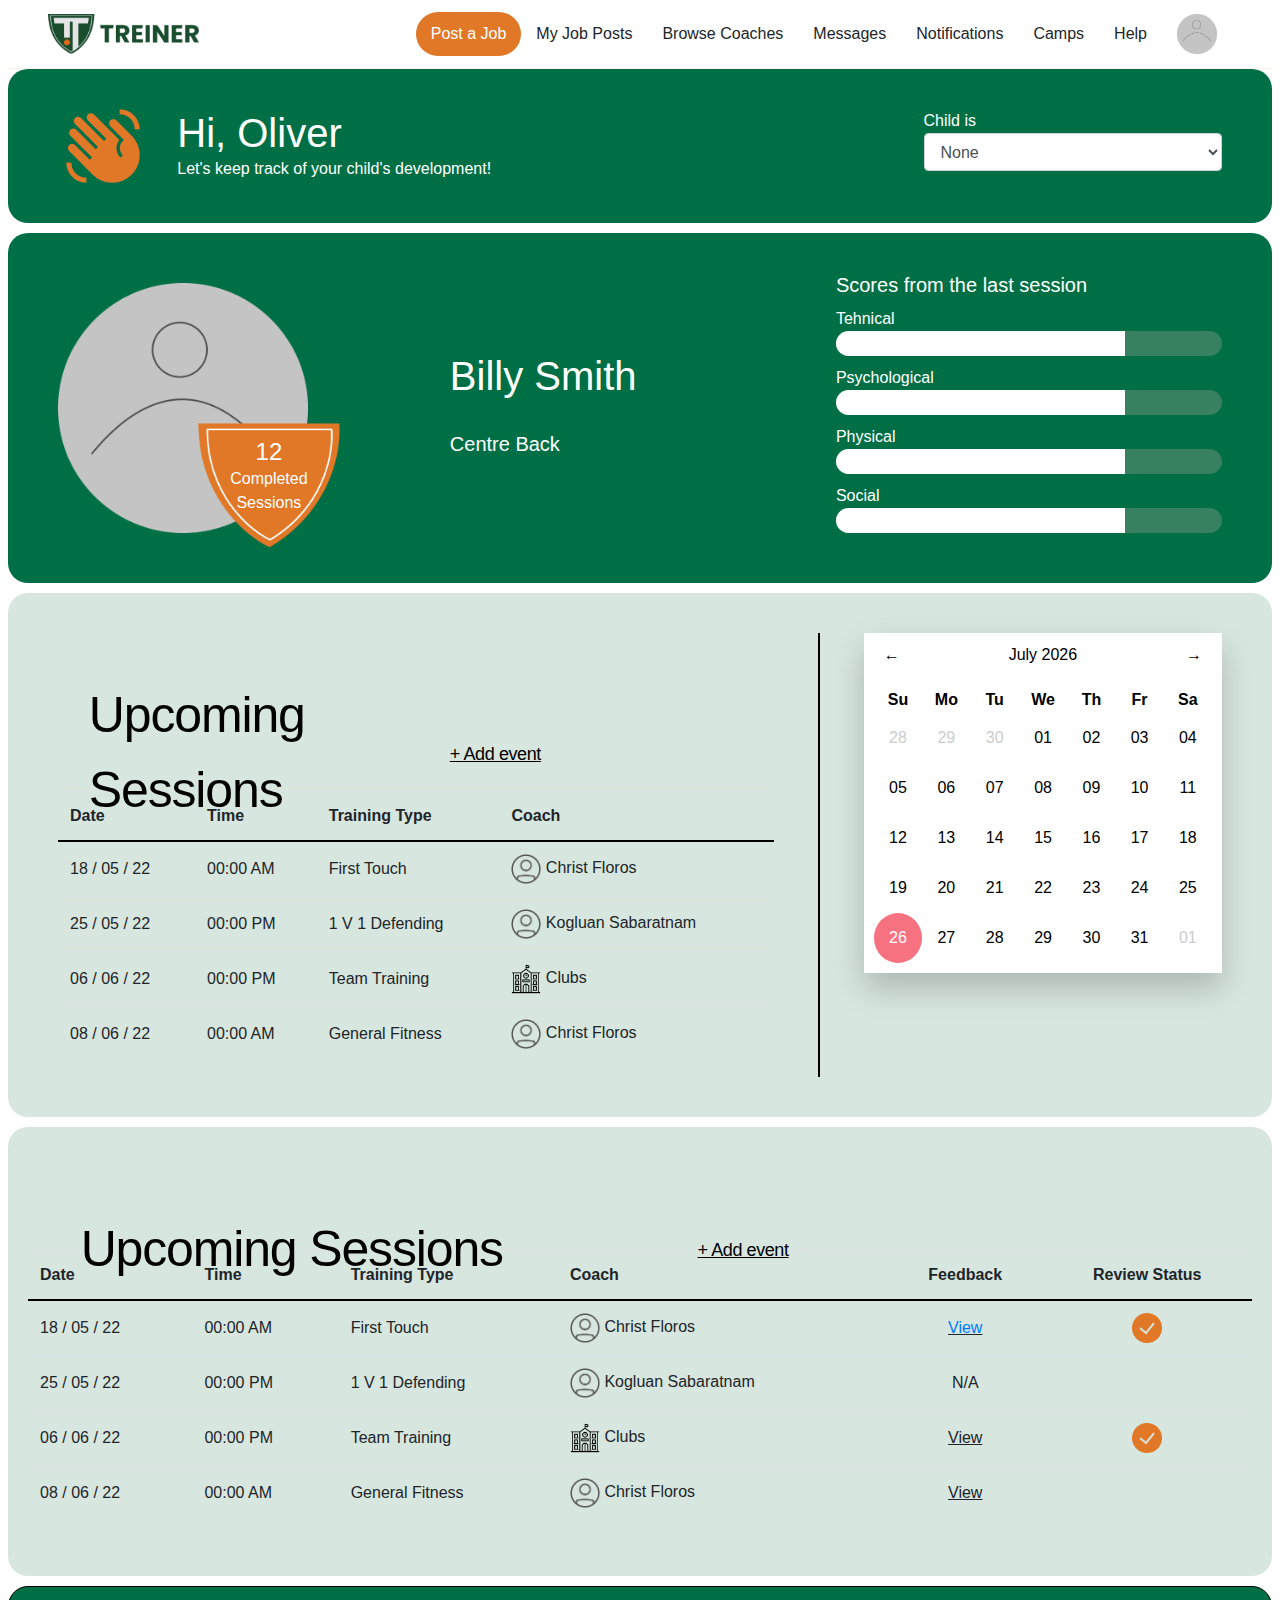
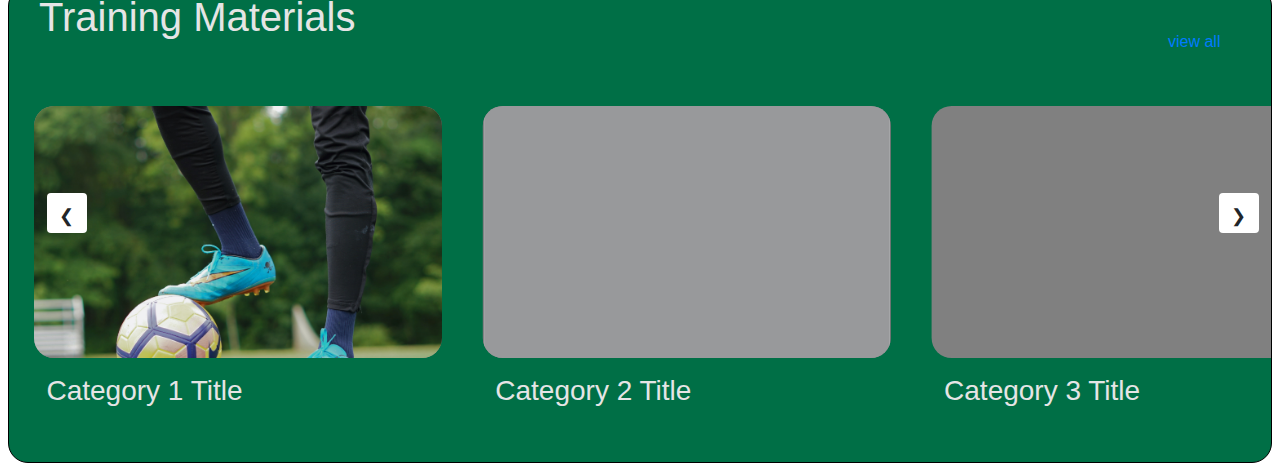
<file: index.html>
<!DOCTYPE html>
<html lang="en">
  <head>
    <meta charset="UTF-8" />
    <meta http-equiv="X-UA-Compatible" content="IE=edge" />
    <meta name="viewport" content="width=device-width, initial-scale=1.0" />
    <title>Treiner Dashboard</title>

      <!-- player materials-->
      
      <link rel="stylesheet" href="https://cdnjs.cloudflare.com/ajax/libs/OwlCarousel2/2.3.4/assets/owl.carousel.css" integrity="sha512-UTNP5BXLIptsaj5WdKFrkFov94lDx+eBvbKyoe1YAfjeRPC+gT5kyZ10kOHCfNZqEui1sxmqvodNUx3KbuYI/A==" crossorigin="anonymous" referrerpolicy="no-referrer" />
      <link rel="stylesheet" href="https://cdnjs.cloudflare.com/ajax/libs/OwlCarousel2/2.3.4/assets/owl.theme.default.min.css" integrity="sha512-sMXtMNL1zRzolHYKEujM2AqCLUR9F2C4/05cdbxjjLSRvMQIciEPCQZo++nk7go3BtSuK9kfa/s+a4f4i5pLkw==" crossorigin="anonymous" referrerpolicy="no-referrer" />
    <!-- Poppins Font -->
    <!-- Bootstrap -->
    <link
      rel="stylesheet"
      href="https://cdn.jsdelivr.net/npm/bootstrap@4.0.0/dist/css/bootstrap.min.css"
      integrity="sha384-Gn5384xqQ1aoWXA+058RXPxPg6fy4IWvTNh0E263XmFcJlSAwiGgFAW/dAiS6JXm"
      crossorigin="anonymous"/>
    <link rel="stylesheet" href="css/rome.css" />

    <!-- Bootstrap CSS -->
    <link rel="stylesheet" href="css/bootstrap.min.css" />
    <link rel="stylesheet" href="css/style.css" />

  </head>
  <body>
    <!-- Header Section -->
    <div class="header">
      <div class="header-container">
        <div class="logo">
          <img src="./images/treiner-header-logo.png" />
        </div>
        <div class="menus">
          <ul>
            <li class="post-job-btn">Post a Job</li>
            <li>My Job Posts</li>
            <li>Browse Coaches</li>
            <li>Messages</li>
            <li>Notifications</li>
            <li>Camps</li>
            <li>Help</li>
            <li class="profile-picture">
              <img src="./images/profile_prototype.png" />
            </li>
          </ul>
        </div>
      </div>
    </div>
    <!-- Child Section -->
    <div class="child-section">
      <div class="child-container">
        <div class="icon">
          <img src="./images/hand.png" />
        </div>
        <div class="text">
          <h1>Hi, Oliver</h1>
          <p>Let's keep track of your child's development!</p>
        </div>
        <div class="options">
          <p>Child is</p>
          <select class="form-control" id="child-name">
            <option>None</option>
            <option>Billy Smith</option>
            <option>John Doe</option>
            <option>Bobby Martin</option>
            <option>Frederick Stan</option>
          </select>
        </div>
      </div>
    </div>
    <!-- Profile section -->
    <div class="profile-section">
      <div class="profile-container">
        <div class="logo">
          <img class="picture" src="./images/profile_prototype.png" />
          <div class="medal">
            <img src="./images/medal.png" />
            <h4>12</h4>
            <p>Completed Sessions</p>
          </div>
        </div>
        <div class="name">
          <h1>Billy Smith</h1>
          <h5>Centre Back</h5>
        </div>
        <div class="statistics">
          <h5>Scores from the last session</h5>
          <div class="stats">
            <p>Tehnical</p>
            <div class="progress">
              <div
                class="progress-bar"
                role="progressbar"
                style="width: 75%"
                aria-valuenow="75"
                aria-valuemin="0"
                aria-valuemax="100"
              ></div>
            </div>
          </div>
          <div class="stats">
            <p>Psychological</p>
            <div class="progress">
              <div
                class="progress-bar"
                role="progressbar"
                style="width: 75%"
                aria-valuenow="75"
                aria-valuemin="0"
                aria-valuemax="100"
              ></div>
            </div>
          </div>
          <div class="stats">
            <p>Physical</p>
            <div class="progress">
              <div
                class="progress-bar"
                role="progressbar"
                style="width: 75%"
                aria-valuenow="75"
                aria-valuemin="0"
                aria-valuemax="100"
              ></div>
            </div>
          </div>
          <div class="stats">
            <p>Social</p>
            <div class="progress">
              <div
                class="progress-bar"
                role="progressbar"
                style="width: 75%"
                aria-valuenow="75"
                aria-valuemin="0"
                aria-valuemax="100"
              ></div>
            </div>
          </div>
        </div>
      </div>
    </div>
    <!-- Upcoming Session -->
    <div class="upcoming-sessions-section">
      <div class="upcoming-sessions-container">
        <div class="sessions">
          <div class="heading">
            <h1>Upcoming Sessions</h1>
            <p>+ Add event</p>
          </div>
          <table class="table table-hover">
            <thead>
              <tr>
                <th scope="col">Date</th>
                <th scope="col">Time</th>
                <th scope="col">Training Type</th>
                <th scope="col">Coach</th>
              </tr>
            </thead>
            <tbody>
              <tr>
                <td class="align-middle">18 / 05 / 22</td>
                <td class="align-middle">00:00 AM</td>
                <td class="align-middle">First Touch</td>
                <td class="align-middle">
                  <img src="./images/profile-icon.png" />
                  Christ Floros
                </td>
              </tr>
              <tr>
                <td class="align-middle">25 / 05 / 22</td>
                <td class="align-middle">00:00 PM</td>
                <td class="align-middle">1 V 1 Defending</td>
                <td class="align-middle">
                  <img src="./images/profile-icon.png" />
                  Kogluan Sabaratnam
                </td>
              </tr>
              <tr>
                <td class="align-middle">06 / 06 / 22</td>
                <td class="align-middle">00:00 PM</td>
                <td class="align-middle">Team Training</td>
                <td class="align-middle">
                  <img src="./images/school.png" />
                  Clubs
                </td>
              </tr>
              <tr>
                <td class="align-middle">08 / 06 / 22</td>
                <td class="align-middle">00:00 AM</td>
                <td class="align-middle">General Fitness</td>
                <td class="align-middle">
                  <img src="./images/profile-icon.png" />
                  Christ Floros
                </td>
              </tr>
            </tbody>
          </table>
        </div>
        <div class="divider">
          <div class="divider-wall"></div>
        </div>
        <div class="calendar">
          <form action="#" class="row">
            <div class="col-md-12">
              <div id="inline_cal"></div>
            </div>
          </form>
        </div>
      </div>
    </div>
    <!-- Completed Treiner's Sessions Section -->
    <div class="completed-sessions-section">
      <div class="heading">
        <h1>Upcoming Sessions</h1>
        <p>+ Add event</p>
      </div>
      <table class="table table-hover">
        <thead>
          <tr>
            <th scope="col">Date</th>
            <th scope="col">Time</th>
            <th scope="col">Training Type</th>
            <th scope="col">Coach</th>
            <th scope="col" class="text-center">Feedback</th>
            <th scope="col" class="text-center">Review Status</th>
          </tr>
        </thead>
        <tbody>
          <tr>
            <td class="align-middle">18 / 05 / 22</td>
            <td class="align-middle">00:00 AM</td>
            <td class="align-middle">First Touch</td>
            <td class="align-middle">
              <img src="./images/profile-icon.png" />
              Christ Floros
            </td>
            <td class="align-middle underline text-center"><a href="feedback.html">View</a> </td>
            <td class="align-middle text-center">
              <img src="./images/tick.png" />
            </td>
          </tr>
          <tr>
            <td class="align-middle">25 / 05 / 22</td>
            <td class="align-middle">00:00 PM</td>
            <td class="align-middle">1 V 1 Defending</td>
            <td class="align-middle">
              <img src="./images/profile-icon.png" />
              Kogluan Sabaratnam
            </td>
            <td class="align-middle text-center">N/A</td>
            <td class="align-middle text-center"></td>
          </tr>
          <tr>
            <td class="align-middle">06 / 06 / 22</td>
            <td class="align-middle">00:00 PM</td>
            <td class="align-middle">Team Training</td>
            <td class="align-middle">
              <img src="./images/school.png" />
              Clubs
            </td>
            <td class="align-middle underline text-center">View</td>
            <td class="align-middle text-center">
              <img src="./images/tick.png" />
            </td>
          </tr>
          <tr>
            <td class="align-middle">08 / 06 / 22</td>
            <td class="align-middle">00:00 AM</td>
            <td class="align-middle">General Fitness</td>
            <td class="align-middle">
              <img src="./images/profile-icon.png" />
              Christ Floros
            </td>
            <td class="align-middle underline text-center">View</td>
            <td class="align-middle text-center"></td>
          </tr>
        </tbody>
      </table>
    </div>

    <!-- Completed Treiner's Training materials section -->
    <div class="training-materials">
      <p class="training-materials-title">Training Materials</p>
      <p class="view-all">
        <a href="training-library.html">view all</a>
      </p>
      <div class="training-category-container">
 <!-- slider container -->
 <div class="slider">
   
  <!-- slide 1 -->
  <div class="slide">
    <div class="slides-container">
      <a href="category1.html"><img src="images/soccer.jpeg" alt=""></a>
      
    </div>
    <a class="category-title" href="category1.html">Category 1 Title</a>
  </div>
    
   <!-- slide 2 -->
  <div class="slide">
    <div class="slides-container">
      <a href="category2.html"><img src="images/grey.png" alt=""></a>

    </div>
    <a class="category-title" href="category2.html">Category 2 Title</a>
  </div>

   <!-- slide 3 -->
  <div class="slide">
    <div class="slides-container">
      <!-- add img here -->
 </div>
    <a class="category-title" href="">Category 3 Title</a>
  </div>

   <!-- slide 4 -->
  <div class="slide">
    <div class="slides-container">
      <!-- add img here -->
 </div>
    <a class="category-title" href="">Category 4 Title</a>
  </div>
  
    <!-- slide 5 -->
    <div class="slide">
      <div class="slides-container">
        <!-- add img here -->
   </div>
      <a class="category-title" href="">Category 5 Title</a>
    </div>

      <!-- slide 6 -->
  <div class="slide">
    <div class="slides-container">
      <!-- add img here -->
 </div>
    <a class="category-title" href="">Category 6 Title</a>
  </div>

    <!-- slide 7 -->
    <div class="slide">
      <div class="slides-container">
        <!-- add img here -->
   </div>
      <a class="category-title" href="">Category 7 Title</a>
    </div>

      <!-- slide 8 -->
  <div class="slide">
    <div class="slides-container">
      <!-- add img here -->
 </div>
    <a class="category-title" href="">Category 8 Title</a>
  </div>

   <!-- Control buttons -->

      </div>
      <button class="btn btn-next">❯</button>
      <button class="btn btn-prev">❮</button>

    </div>
  </div>

        <script>



        </script>


  <script src="js/training-materials.js"></script>

    <script src="https://cdnjs.cloudflare.com/ajax/libs/jquery/3.5.1/jquery.min.js" integrity="sha512-bLT0Qm9VnAYZDflyKcBaQ2gg0hSYNQrJ8RilYldYQ1FxQYoCLtUjuuRuZo+fjqhx/qtq/1itJ0C2ejDxltZVFg==" crossorigin="anonymous" referrerpolicy="no-referrer"></script>
    <script src="https://cdnjs.cloudflare.com/ajax/libs/OwlCarousel2/2.3.4/owl.carousel.min.js" integrity="sha512-bPs7Ae6pVvhOSiIcyUClR7/q2OAsRiovw4vAkX+zJbw3ShAeeqezq50RIIcIURq7Oa20rW2n2q+fyXBNcU9lrw==" crossorigin="anonymous" referrerpolicy="no-referrer"></script>
    <!-- <script src="js/jquery-3.3.1.min.js"></script> -->
    <script src="js/rome.js"></script>
    <script src="js/main.js"></script>
  </body>
</html>
</file>
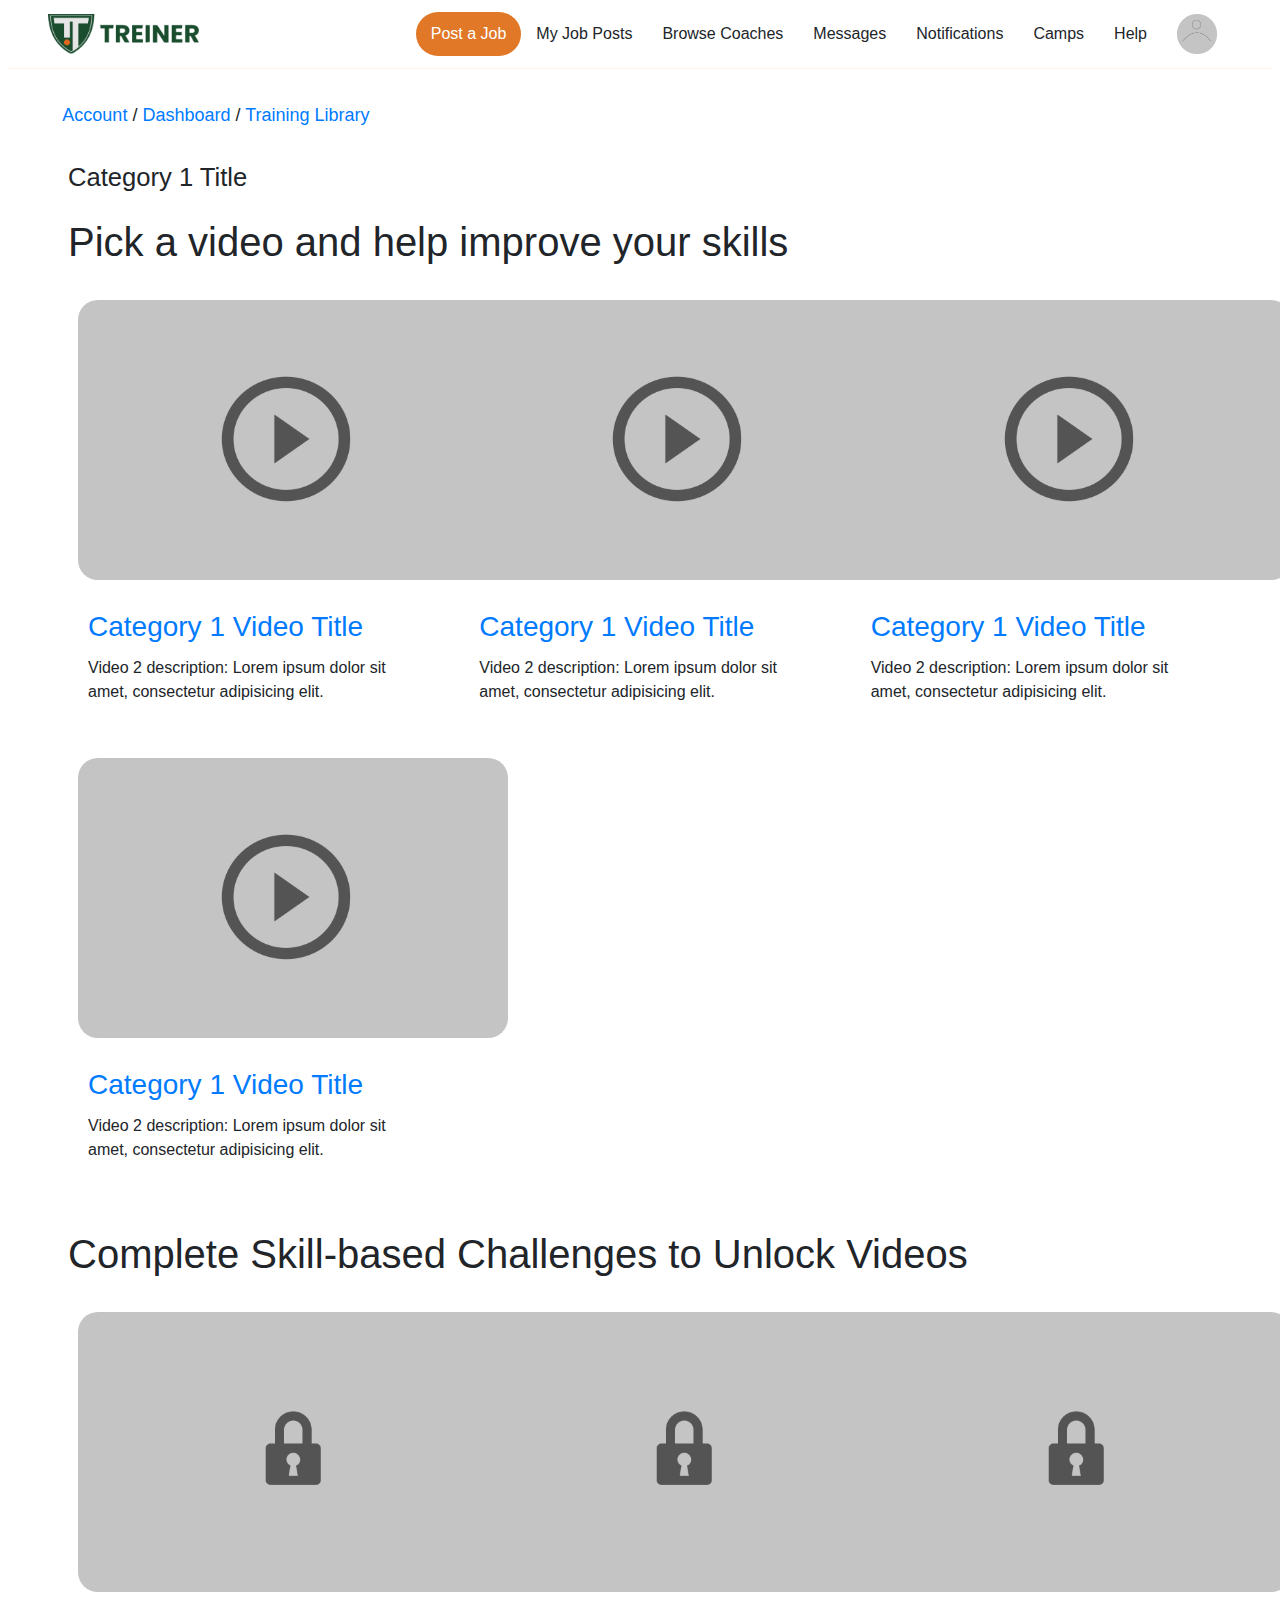
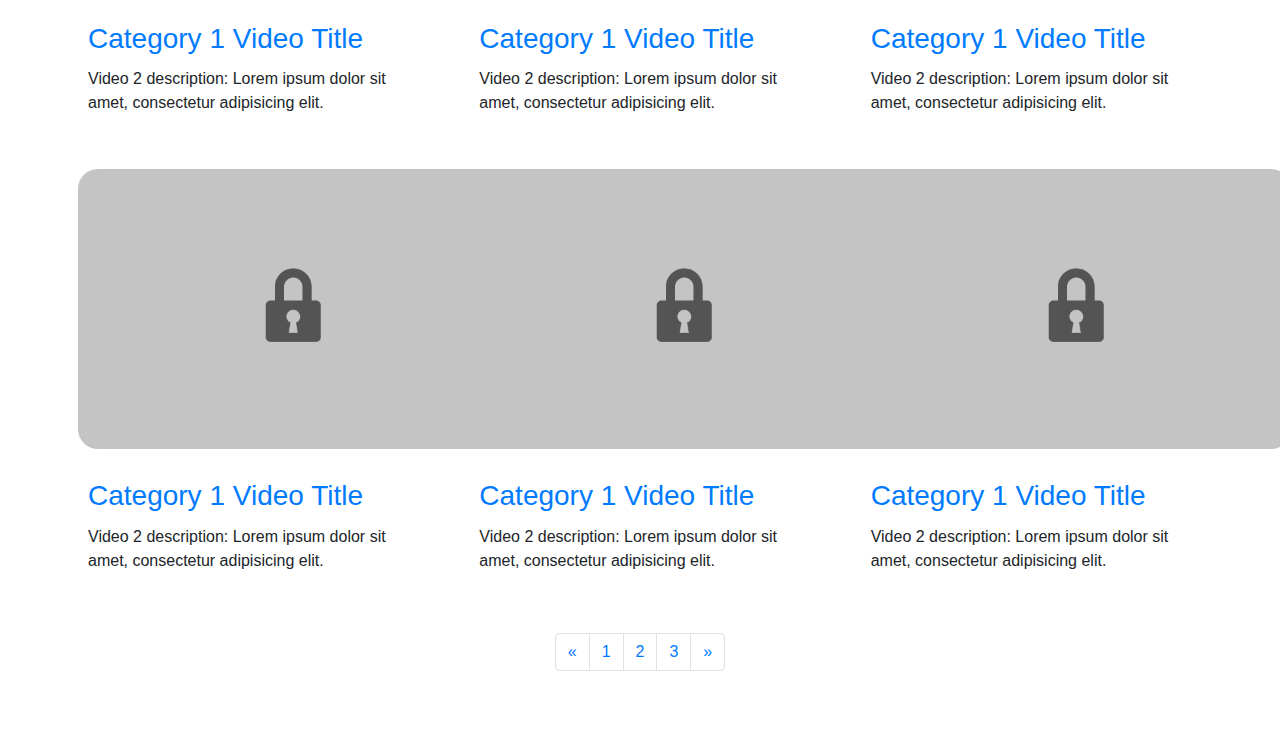
<file: category1.html>
<!DOCTYPE html>
<html lang="en">
  <head>
    <meta charset="UTF-8" />
    <meta http-equiv="X-UA-Compatible" content="IE=edge" />
    <meta name="viewport" content="width=device-width, initial-scale=1.0" />
    <title>Category 1 Title</title>

      <!-- player materials-->
      
      <link rel="stylesheet" href="https://cdnjs.cloudflare.com/ajax/libs/OwlCarousel2/2.3.4/assets/owl.carousel.css" integrity="sha512-UTNP5BXLIptsaj5WdKFrkFov94lDx+eBvbKyoe1YAfjeRPC+gT5kyZ10kOHCfNZqEui1sxmqvodNUx3KbuYI/A==" crossorigin="anonymous" referrerpolicy="no-referrer" />
      <link rel="stylesheet" href="https://cdnjs.cloudflare.com/ajax/libs/OwlCarousel2/2.3.4/assets/owl.theme.default.min.css" integrity="sha512-sMXtMNL1zRzolHYKEujM2AqCLUR9F2C4/05cdbxjjLSRvMQIciEPCQZo++nk7go3BtSuK9kfa/s+a4f4i5pLkw==" crossorigin="anonymous" referrerpolicy="no-referrer" />
    <!-- Poppins Font -->
    <!-- Bootstrap -->
    <link href="https://cdn.jsdelivr.net/npm/bootstrap@5.2.2/dist/css/bootstrap.min.css" rel="stylesheet" integrity="sha384-Zenh87qX5JnK2Jl0vWa8Ck2rdkQ2Bzep5IDxbcnCeuOxjzrPF/et3URy9Bv1WTRi" crossorigin="anonymous">


    <link rel="stylesheet" href="css/rome.css" />

    <!-- Bootstrap CSS -->
    <link rel="stylesheet" href="css/bootstrap.min.css" />
    <link rel="stylesheet" href="css/style.css" />
    

  </head>
<body>
    <div class="header">
        <div class="header-container">
          <div class="logo">
            <img src="./images/treiner-header-logo.png" />
          </div>
          <div class="menus">
            <ul>
              <li class="post-job-btn">Post a Job</li>
              <li>My Job Posts</li>
              <li>Browse Coaches</li>
              <li>Messages</li>
              <li>Notifications</li>
              <li>Camps</li>
              <li>Help</li>
              <li class="profile-picture">
                <img src="./images/profile_prototype.png" />
              </li>
            </ul>
          </div>
        </div>
      </div>

      <div class="training-links">
          <a href="">Account</a> /
          <a href="index.html">Dashboard</a> / 
          <a href="training-library.html">Training Library</a> 
      </div>



      <div class="category-titles">
        <div class="box">

            <!-- Page Heading -->
            
            <h2 class="my-4">
              <small>Category 1 Title</small>
            </h2>
            <h1 class="my-4">Pick a video and help improve your skills </h1>         
            <div class="row">
              <div class="col-lg-4 col-sm-6 mb-4">
                <div class=" h-100">
                  <a href="video-page-category1.html"><img class="card-img-top" src="images/video-logo.png" alt=""></a>
                  <div class="card-body">
                    <h3 class="card-title">
                      <a href="video-page-category1.html">Category 1 Video Title</a>
                    </h3>
                    <p class="card-text">Video 2 description: Lorem ipsum dolor sit amet, consectetur adipisicing elit.</p>
                  </div>
                </div>
              </div>
              <div class="col-lg-4 col-sm-6 mb-4">
                <div class=" h-100">
                  <a href="#"><img class="card-img-top" src="images/video-logo.png" alt=""></a>
                  <div class="card-body">
                    <h3 class="card-title">
                      <a href="#">Category 1 Video Title</a>
                    </h3>
                    <p class="card-text">Video 2 description: Lorem ipsum dolor sit amet, consectetur adipisicing elit.</p>
                  </div>
                </div>
              </div>
              <div class="col-lg-4 col-sm-6 mb-4">
                <div class=" h-100">
                  <a href="#"><img class="card-img-top" src="images/video-logo.png" alt=""></a>
                  <div class="card-body">
                    <h3 class="card-title">
                      <a href="#">Category 1 Video Title</a>
                    </h3>
                    <p class="card-text">Video 2 description: Lorem ipsum dolor sit amet, consectetur adipisicing elit.</p>
                  </div>
                </div>
              </div>
              <div class="col-lg-4 col-sm-6 mb-4">
                <div class=" h-100">
                  <a href="#"><img class="card-img-top" src="images/video-logo.png" alt=""></a>
                  <div class="card-body">
                    <h3 class="card-title">
                      <a href="#">Category 1 Video Title</a>
                    </h3>
                    <p class="card-text">Video 2 description: Lorem ipsum dolor sit amet, consectetur adipisicing elit.</p>
                  </div>
                </div>
              </div>
              
            </div>

          </div>
          <div class="box">

            <!-- Page Heading -->
            
            <h1 class="my-4">Complete Skill-based Challenges to Unlock Videos</h1>         
            <div class="row">
              <div class="col-lg-4 col-sm-6 mb-4">
                <div class=" h-100">
                  <a href="#"><img class="card-img-top" src="images/videolocked-logo.png" alt=""></a>
                  <div class="card-body">
                    <h3 class="card-title">
                      <a href="#">Category 1 Video Title</a>
                    </h3>
                    <p class="card-text">Video 2 description: Lorem ipsum dolor sit amet, consectetur adipisicing elit.</p>
                  </div>
                </div>
              </div>
              <div class="col-lg-4 col-sm-6 mb-4">
                <div class=" h-100">
                  <a href="#"><img class="card-img-top" src="images/videolocked-logo.png" alt=""></a>
                  <div class="card-body">
                    <h3 class="card-title">
                      <a href="#">Category 1 Video Title</a>
                    </h3>
                    <p class="card-text">Video 2 description: Lorem ipsum dolor sit amet, consectetur adipisicing elit.</p>
                  </div>
                </div>
              </div>
              <div class="col-lg-4 col-sm-6 mb-4">
                <div class=" h-100">
                  <a href="#"><img class="card-img-top" src="images/videolocked-logo.png" alt=""></a>
                  <div class="card-body">
                    <h3 class="card-title">
                      <a href="#">Category 1 Video Title</a>
                    </h3>
                    <p class="card-text">Video 2 description: Lorem ipsum dolor sit amet, consectetur adipisicing elit.</p>
                  </div>
                </div>
              </div>
              <div class="col-lg-4 col-sm-6 mb-4">
                <div class=" h-100">
                  <a href="#"><img class="card-img-top" src="images/videolocked-logo.png" alt=""></a>
                  <div class="card-body">
                    <h3 class="card-title">
                      <a href="#">Category 1 Video Title</a>
                    </h3>
                    <p class="card-text">Video 2 description: Lorem ipsum dolor sit amet, consectetur adipisicing elit.</p>
                  </div>
                </div>
              </div>
                            <div class="col-lg-4 col-sm-6 mb-4">
                <div class=" h-100">
                  <a href="#"><img class="card-img-top" src="images/videolocked-logo.png" alt=""></a>
                  <div class="card-body">
                    <h3 class="card-title">
                      <a href="#">Category 1 Video Title</a>
                    </h3>
                    <p class="card-text">Video 2 description: Lorem ipsum dolor sit amet, consectetur adipisicing elit.</p>
                  </div>
                </div>
              </div>
              <div class="col-lg-4 col-sm-6 mb-4">
                <div class=" h-100">
                  <a href="#"><img class="card-img-top" src="images/videolocked-logo.png" alt=""></a>
                  <div class="card-body">
                    <h3 class="card-title">
                      <a href="#">Category 1 Video Title</a>
                    </h3>
                    <p class="card-text">Video 2 description: Lorem ipsum dolor sit amet, consectetur adipisicing elit.</p>
                  </div>
                </div>
              </div>
              
            </div>

          </div>
                  <!-- Pagination -->
  <ul class="pagination justify-content-center">
    <li class="page-item">
      <a class="page-link" href="#" aria-label="Previous">
        <span aria-hidden="true">&laquo;</span>
        <span class="sr-only">Previous</span>
      </a>
    </li>
    <li class="page-item">
      <a class="page-link" href="category1.html">1</a>
    </li>
    <li class="page-item">
      <a class="page-link" href="category2.html">2</a>
    </li>
    <li class="page-item">
      <a class="page-link" href="#">3</a>
    </li>
    <li class="page-item">
      <a class="page-link" href="#" aria-label="Next">
        <span aria-hidden="true">&raquo;</span>
        <span class="sr-only">Next</span>
      </a>
    </li>
  </ul>
      </div>
<!-- JavaScript Bundle with Popper -->
</body>

</html>
</file>
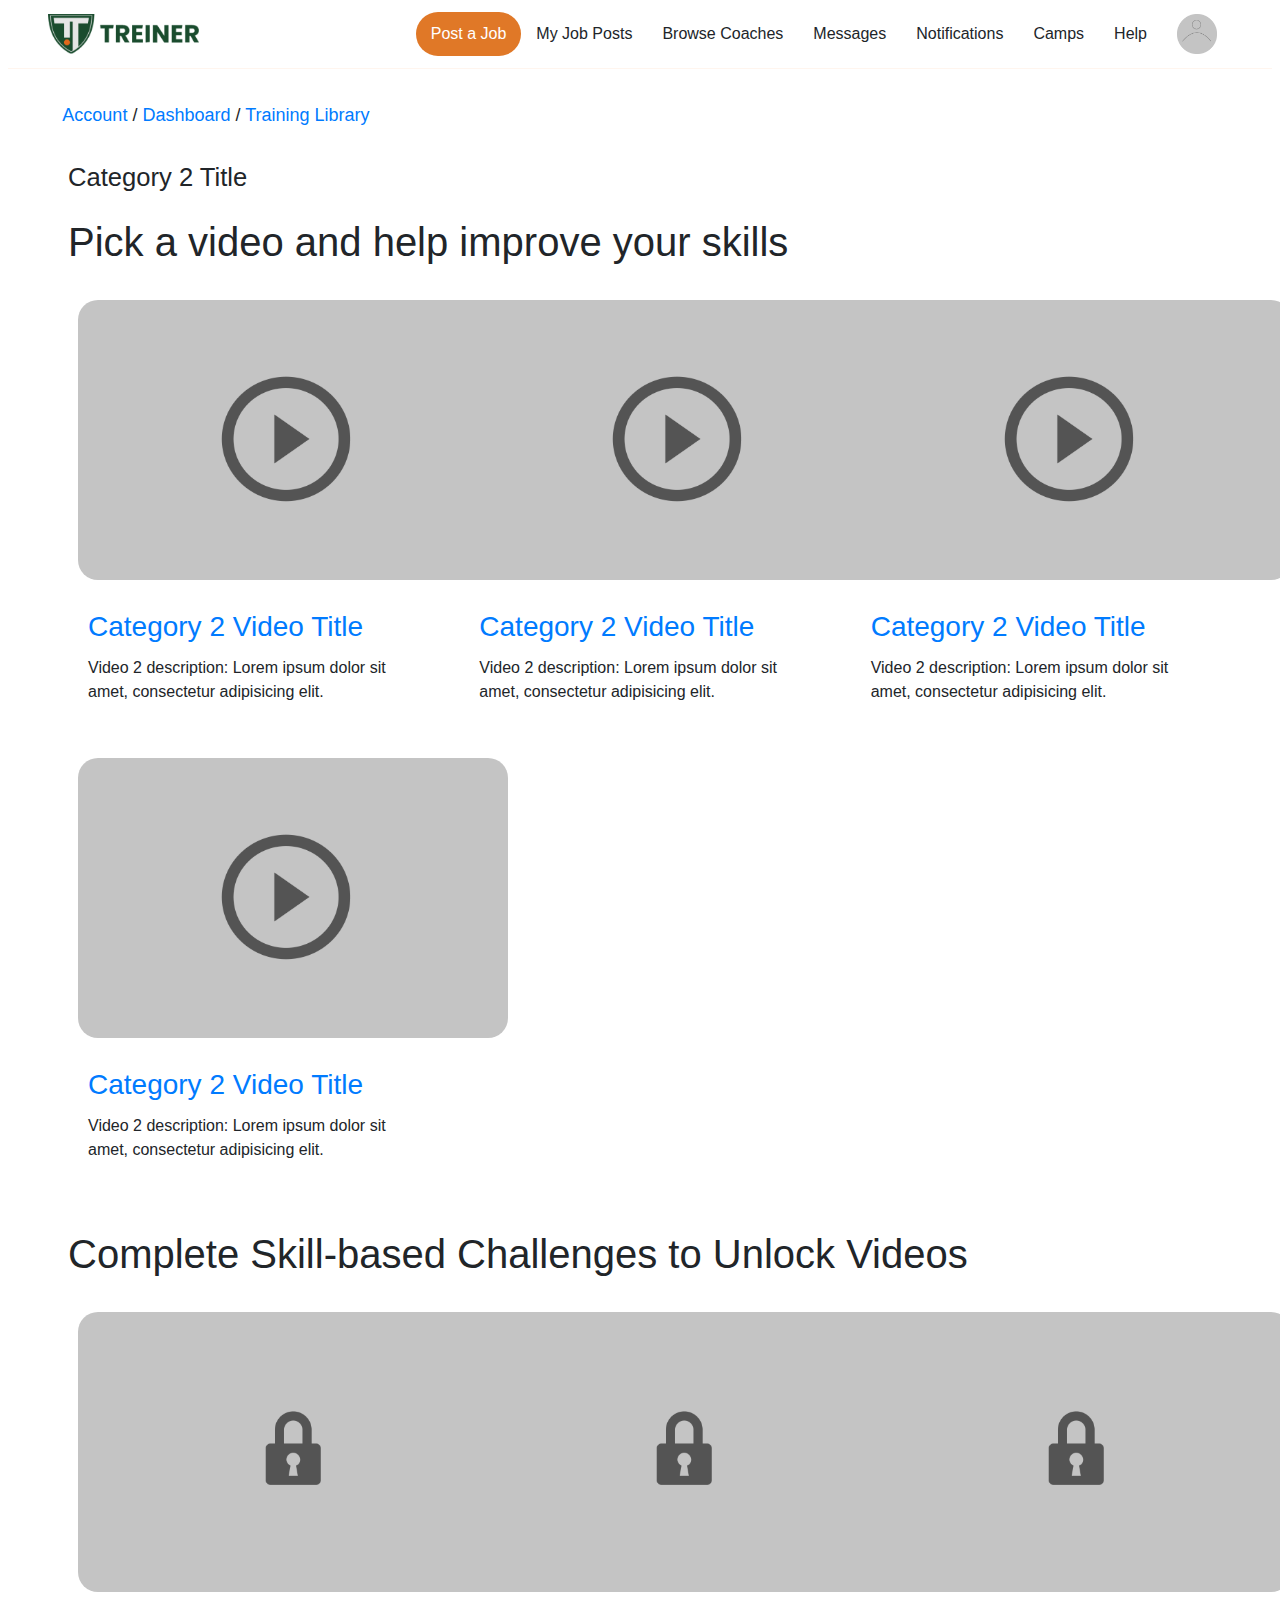
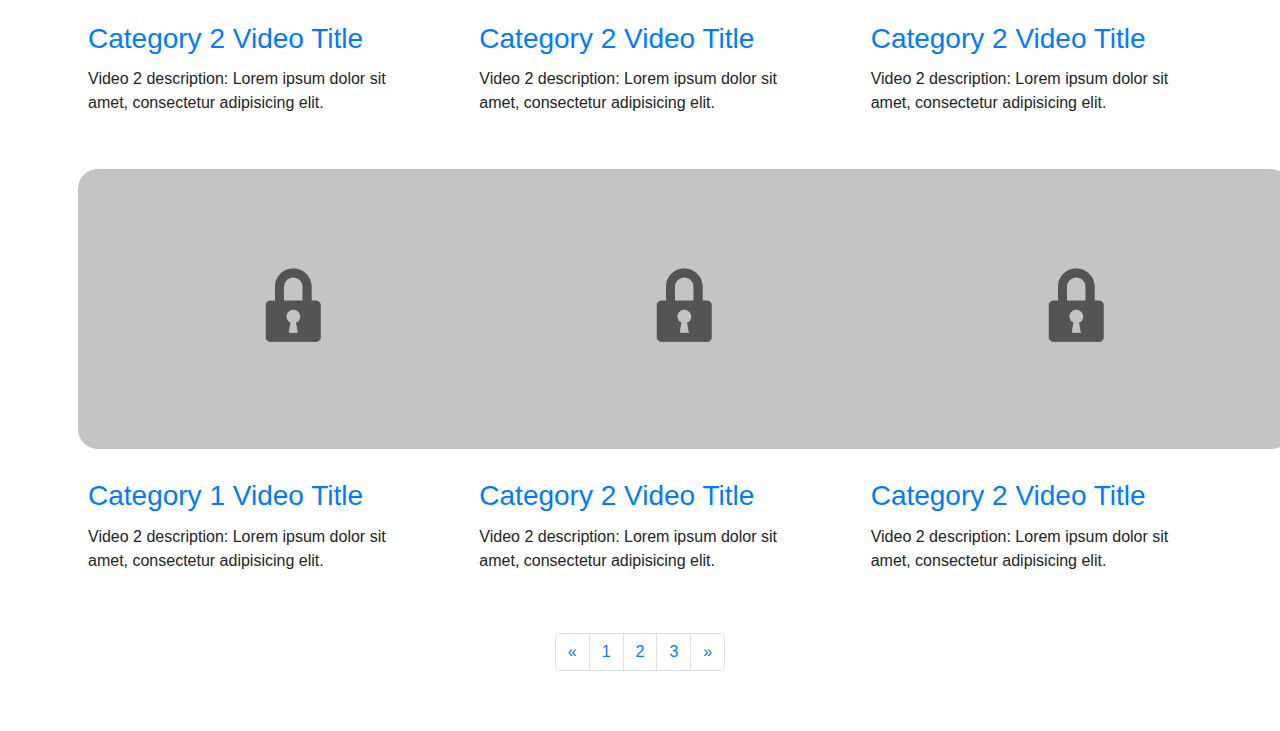
<file: category2.html>
<!DOCTYPE html>
<html lang="en">
  <head>
    <meta charset="UTF-8" />
    <meta http-equiv="X-UA-Compatible" content="IE=edge" />
    <meta name="viewport" content="width=device-width, initial-scale=1.0" />
    <title>Category 2 Title</title>

      <!-- player materials-->
      
      <link rel="stylesheet" href="https://cdnjs.cloudflare.com/ajax/libs/OwlCarousel2/2.3.4/assets/owl.carousel.css" integrity="sha512-UTNP5BXLIptsaj5WdKFrkFov94lDx+eBvbKyoe1YAfjeRPC+gT5kyZ10kOHCfNZqEui1sxmqvodNUx3KbuYI/A==" crossorigin="anonymous" referrerpolicy="no-referrer" />
      <link rel="stylesheet" href="https://cdnjs.cloudflare.com/ajax/libs/OwlCarousel2/2.3.4/assets/owl.theme.default.min.css" integrity="sha512-sMXtMNL1zRzolHYKEujM2AqCLUR9F2C4/05cdbxjjLSRvMQIciEPCQZo++nk7go3BtSuK9kfa/s+a4f4i5pLkw==" crossorigin="anonymous" referrerpolicy="no-referrer" />
    <!-- Poppins Font -->
    <!-- Bootstrap -->
    <link href="https://cdn.jsdelivr.net/npm/bootstrap@5.2.2/dist/css/bootstrap.min.css" rel="stylesheet" integrity="sha384-Zenh87qX5JnK2Jl0vWa8Ck2rdkQ2Bzep5IDxbcnCeuOxjzrPF/et3URy9Bv1WTRi" crossorigin="anonymous">


    <link rel="stylesheet" href="css/rome.css" />

    <!-- Bootstrap CSS -->
    <link rel="stylesheet" href="css/bootstrap.min.css" />
    <link rel="stylesheet" href="css/style.css" />
    

  </head>
<body>
    <div class="header">
        <div class="header-container">
          <div class="logo">
            <img src="./images/treiner-header-logo.png" />
          </div>
          <div class="menus">
            <ul>
              <li class="post-job-btn">Post a Job</li>
              <li>My Job Posts</li>
              <li>Browse Coaches</li>
              <li>Messages</li>
              <li>Notifications</li>
              <li>Camps</li>
              <li>Help</li>
              <li class="profile-picture">
                <img src="./images/profile_prototype.png" />
              </li>
            </ul>
          </div>
        </div>
      </div>

      <div class="training-links">
          <a href="">Account</a> /
          <a href="index.html">Dashboard</a> / 
          <a href="training-library.html">Training Library</a> 
      </div>



      <div class="category-titles">
        <div class="box">

            <!-- Page Heading -->
            
            <h2 class="my-4">
              <small>Category 2 Title</small>
            </h2>
            <h1 class="my-4">Pick a video and help improve your skills </h1>         
            <div class="row">
              <div class="col-lg-4 col-sm-6 mb-4">
                <div class=" h-100">
                  <a href="video-page-category2.html"><img class="card-img-top" src="images/video-logo.png" alt=""></a>
                  <div class="card-body">
                    <h3 class="card-title">
                      <a href="video-page-category2.html">Category 2 Video Title</a>
                    </h3>
                    <p class="card-text">Video 2 description: Lorem ipsum dolor sit amet, consectetur adipisicing elit.</p>
                  </div>
                </div>
              </div>
              <div class="col-lg-4 col-sm-6 mb-4">
                <div class=" h-100">
                  <a href="#"><img class="card-img-top" src="images/video-logo.png" alt=""></a>
                  <div class="card-body">
                    <h3 class="card-title">
                      <a href="#">Category 2 Video Title</a>
                    </h3>
                    <p class="card-text">Video 2 description: Lorem ipsum dolor sit amet, consectetur adipisicing elit.</p>
                  </div>
                </div>
              </div>
              <div class="col-lg-4 col-sm-6 mb-4">
                <div class=" h-100">
                  <a href="#"><img class="card-img-top" src="images/video-logo.png" alt=""></a>
                  <div class="card-body">
                    <h3 class="card-title">
                      <a href="#">Category 2 Video Title</a>
                    </h3>
                    <p class="card-text">Video 2 description: Lorem ipsum dolor sit amet, consectetur adipisicing elit.</p>
                  </div>
                </div>
              </div>
              <div class="col-lg-4 col-sm-6 mb-4">
                <div class=" h-100">
                  <a href="#"><img class="card-img-top" src="images/video-logo.png" alt=""></a>
                  <div class="card-body">
                    <h3 class="card-title">
                      <a href="#">Category 2 Video Title</a>
                    </h3>
                    <p class="card-text">Video 2 description: Lorem ipsum dolor sit amet, consectetur adipisicing elit.</p>
                  </div>
                </div>
              </div>
              
            </div>

          </div>
          <div class="box">

            <!-- Page Heading -->
            
            <h1 class="my-4">Complete Skill-based Challenges to Unlock Videos</h1>         
            <div class="row">
              <div class="col-lg-4 col-sm-6 mb-4">
                <div class=" h-100">
                  <a href="#"><img class="card-img-top" src="images/videolocked-logo.png" alt=""></a>
                  <div class="card-body">
                    <h3 class="card-title">
                      <a href="#">Category 2 Video Title</a>
                    </h3>
                    <p class="card-text">Video 2 description: Lorem ipsum dolor sit amet, consectetur adipisicing elit.</p>
                  </div>
                </div>
              </div>
              <div class="col-lg-4 col-sm-6 mb-4">
                <div class=" h-100">
                  <a href="#"><img class="card-img-top" src="images/videolocked-logo.png" alt=""></a>
                  <div class="card-body">
                    <h3 class="card-title">
                      <a href="#">Category 2 Video Title</a>
                    </h3>
                    <p class="card-text">Video 2 description: Lorem ipsum dolor sit amet, consectetur adipisicing elit.</p>
                  </div>
                </div>
              </div>
              <div class="col-lg-4 col-sm-6 mb-4">
                <div class=" h-100">
                  <a href="#"><img class="card-img-top" src="images/videolocked-logo.png" alt=""></a>
                  <div class="card-body">
                    <h3 class="card-title">
                      <a href="#">Category 2 Video Title</a>
                    </h3>
                    <p class="card-text">Video 2 description: Lorem ipsum dolor sit amet, consectetur adipisicing elit.</p>
                  </div>
                </div>
              </div>
              <div class="col-lg-4 col-sm-6 mb-4">
                <div class=" h-100">
                  <a href="#"><img class="card-img-top" src="images/videolocked-logo.png" alt=""></a>
                  <div class="card-body">
                    <h3 class="card-title">
                      <a href="#">Category 1 Video Title</a>
                    </h3>
                    <p class="card-text">Video 2 description: Lorem ipsum dolor sit amet, consectetur adipisicing elit.</p>
                  </div>
                </div>
              </div>
                            <div class="col-lg-4 col-sm-6 mb-4">
                <div class=" h-100">
                  <a href="#"><img class="card-img-top" src="images/videolocked-logo.png" alt=""></a>
                  <div class="card-body">
                    <h3 class="card-title">
                      <a href="#">Category 2 Video Title</a>
                    </h3>
                    <p class="card-text">Video 2 description: Lorem ipsum dolor sit amet, consectetur adipisicing elit.</p>
                  </div>
                </div>
              </div>
              <div class="col-lg-4 col-sm-6 mb-4">
                <div class=" h-100">
                  <a href="#"><img class="card-img-top" src="images/videolocked-logo.png" alt=""></a>
                  <div class="card-body">
                    <h3 class="card-title">
                      <a href="#">Category 2 Video Title</a>
                    </h3>
                    <p class="card-text">Video 2 description: Lorem ipsum dolor sit amet, consectetur adipisicing elit.</p>
                  </div>
                </div>
              </div>
              
            </div>

          </div>
                  <!-- Pagination -->
  <ul class="pagination justify-content-center">
    <li class="page-item">
      <a class="page-link" href="#" aria-label="Previous">
        <span aria-hidden="true">&laquo;</span>
        <span class="sr-only">Previous</span>
      </a>
    </li>
    <li class="page-item">
      <a class="page-link" href="category1.html">1</a>
    </li>
    <li class="page-item">
      <a class="page-link" href="category2.html">2</a>
    </li>
    <li class="page-item">
      <a class="page-link" href="#">3</a>
    </li>
    <li class="page-item">
      <a class="page-link" href="#" aria-label="Next">
        <span aria-hidden="true">&raquo;</span>
        <span class="sr-only">Next</span>
      </a>
    </li>
  </ul>
      </div>

</body>
</html>
</file>
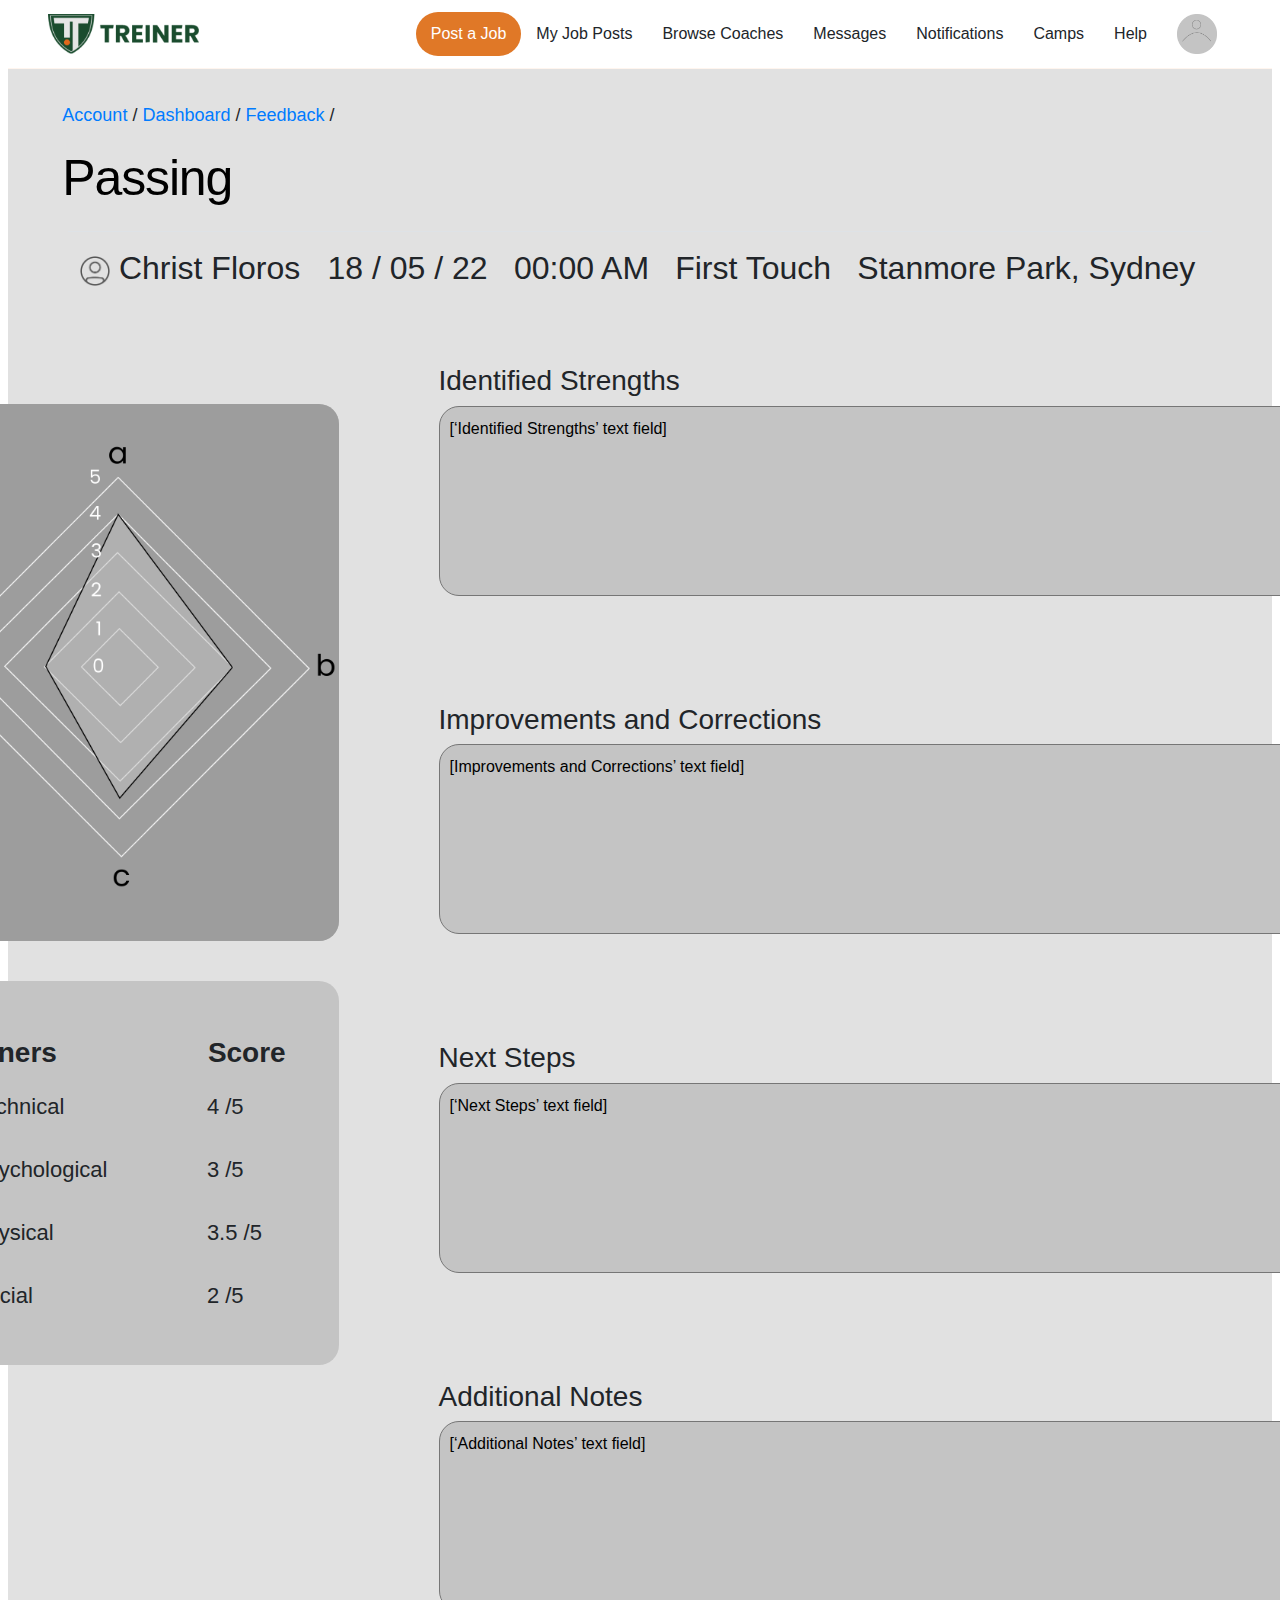
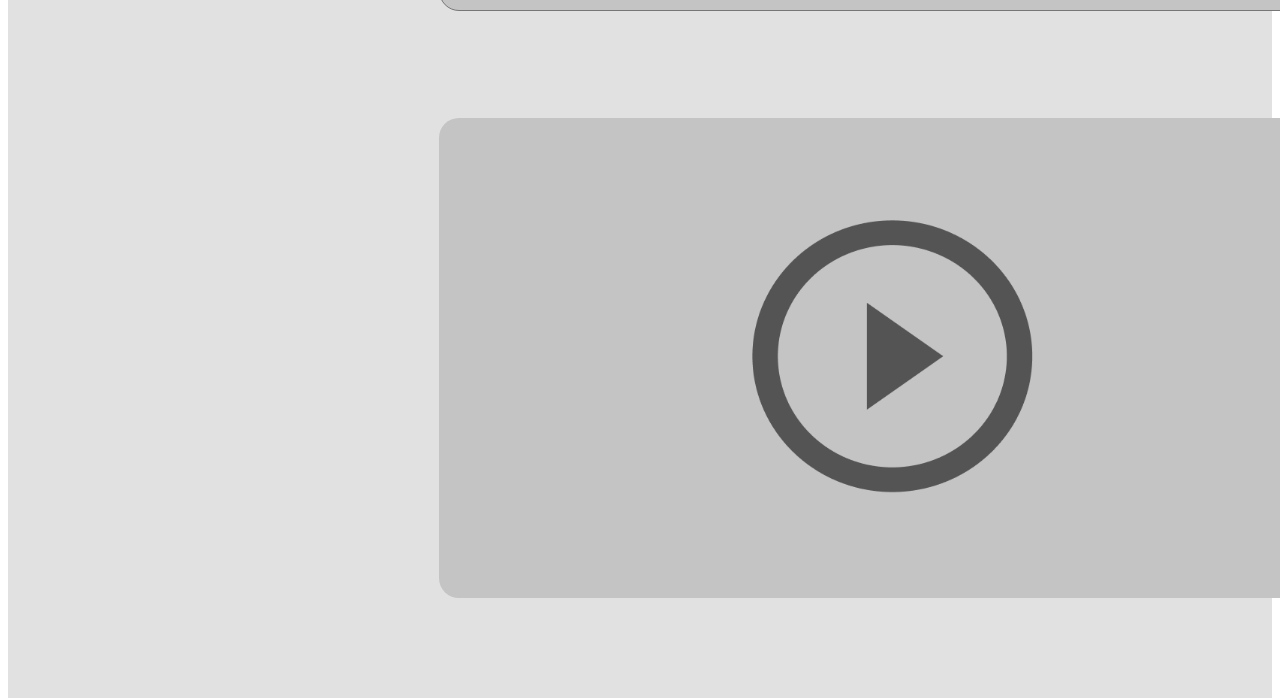
<file: feedback.html>
<!DOCTYPE html>
<html lang="en">
  <head>
    <meta charset="UTF-8" />
    <meta http-equiv="X-UA-Compatible" content="IE=edge" />
    <meta name="viewport" content="width=device-width, initial-scale=1.0" />
    <title>Feedback Page</title>

      <!-- player materials-->
      
      <link rel="stylesheet" href="https://cdnjs.cloudflare.com/ajax/libs/OwlCarousel2/2.3.4/assets/owl.carousel.css" integrity="sha512-UTNP5BXLIptsaj5WdKFrkFov94lDx+eBvbKyoe1YAfjeRPC+gT5kyZ10kOHCfNZqEui1sxmqvodNUx3KbuYI/A==" crossorigin="anonymous" referrerpolicy="no-referrer" />
      <link rel="stylesheet" href="https://cdnjs.cloudflare.com/ajax/libs/OwlCarousel2/2.3.4/assets/owl.theme.default.min.css" integrity="sha512-sMXtMNL1zRzolHYKEujM2AqCLUR9F2C4/05cdbxjjLSRvMQIciEPCQZo++nk7go3BtSuK9kfa/s+a4f4i5pLkw==" crossorigin="anonymous" referrerpolicy="no-referrer" />
    <!-- Poppins Font -->
    <!-- Bootstrap -->
    <link href="https://cdn.jsdelivr.net/npm/bootstrap@5.2.2/dist/css/bootstrap.min.css" rel="stylesheet" integrity="sha384-Zenh87qX5JnK2Jl0vWa8Ck2rdkQ2Bzep5IDxbcnCeuOxjzrPF/et3URy9Bv1WTRi" crossorigin="anonymous">


    <link rel="stylesheet" href="css/rome.css" />

    <!-- Bootstrap CSS -->
    <link rel="stylesheet" href="css/bootstrap.min.css" />
    <link rel="stylesheet" href="css/style.css" />
    

  </head>
<body>
    <div class="header">
        <div class="header-container">
          <div class="logo">
            <img src="./images/treiner-header-logo.png" />
          </div>
          <div class="menus">
            <ul>
              <li class="post-job-btn">Post a Job</li>
              <li>My Job Posts</li>
              <li>Browse Coaches</li>
              <li>Messages</li>
              <li>Notifications</li>
              <li>Camps</li>
              <li>Help</li>
              <li class="profile-picture">
                <img src="./images/profile_prototype.png" />
              </li>
            </ul>
          </div>
        </div>
      </div>

   

      <div class="main-feedback ">
        <div class="training-links">
          <a href="">Account</a> /
          <a href="index.html">Dashboard</a> / 
          <a href="feedback.html">Feedback</a> /
      </div>

      <div class="heading">
        <h1>Passing</h1>
      </div>


      <div class="category-titles">
        <table class="table table-hover">
        
            <tbody>
              <tr>
                <td class="align-middle">
                  <img src="./images/profile-icon.png" />
                  Christ Floros
                </td>
                <td class="align-middle">18 / 05 / 22</td>
                <td class="align-middle">00:00 AM</td>
                <td class="align-middle">First Touch</td>
                <td class="align-middle">Stanmore Park, Sydney</td>
              </tr>
            </tbody>
          </table>
      </div>
        <div class="feedback-flex">
          <div class="flex1">
            <div class="feedback-chart">
              <img src="images/feedback.png" alt="">
            </div>
            <div class="feedback-score">
              <table style="width:100%">
                <tr>
                  <th>Corners</th>
                  <th>Score</th>
                </tr>

        <tr>
          <td>a. Technical</td>
          <td>4 /5</td>
        </tr>
        <tr>
          <td>b. Psychological</td>
          <td>3 /5</td>
        </tr>
        <tr>
          <td>c. Physical</td>
          <td>3.5 /5</td>
        </tr>
        <tr>
          <td>d. Social</td>
          <td>2 /5</td>
        </tr>
              </table>
            </div>
          </div>
          <div class="flex2">
            <div class="box box1">
              <h3>Identified Strengths</h3>
              <form action="/action_page.php">
                <textarea name="message" rows="10" cols="30">[‘Identified Strengths’ text field]</textarea>
              </form>
            </div>
            <div class="box box2">
              <h3>Improvements and Corrections</h3>
              <textarea name="message" rows="10" cols="30">[Improvements and Corrections’ text field]</textarea>
            </div>
            <div class="box box3">
              <h3>Next Steps</h3>

              <textarea name="message" rows="10" cols="30">[‘Next Steps’ text field]</textarea>
            </div>
            <div class="box box4">
              <h3>Additional Notes</h3>
              <textarea name="message" rows="10" cols="30">[‘Additional Notes’ text field]</textarea>


            </div>
            <div class="box box5">

              <a href="">           
                <img src="images/video-logo.png" alt="">
              </a>
            </div>
          </div>
        </div>
      </div>



</body>
</html>
</file>
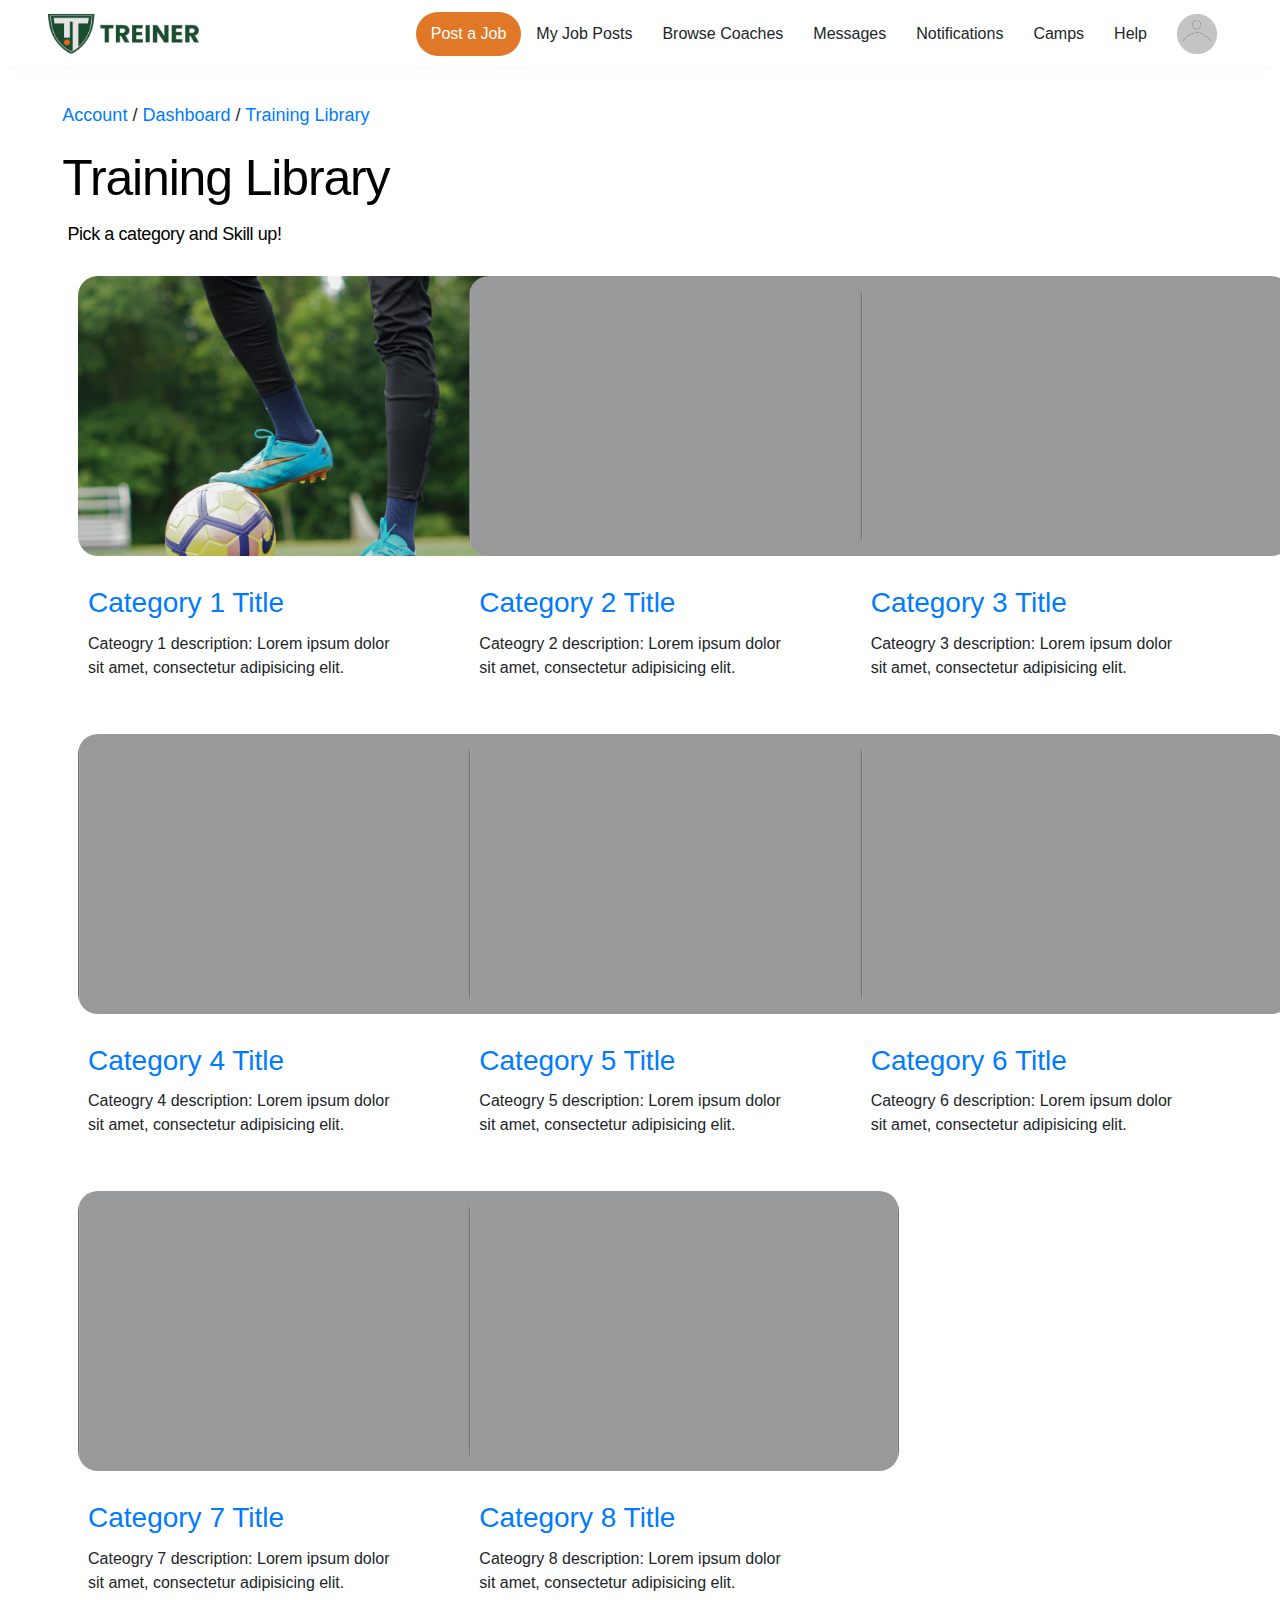
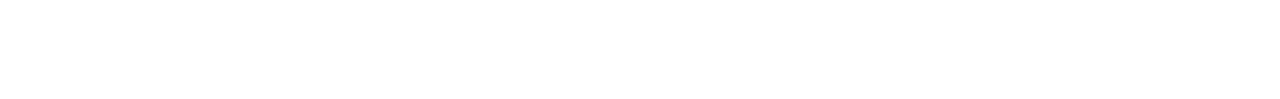
<file: training-library.html>
<!DOCTYPE html>
<html lang="en">
  <head>
    <meta charset="UTF-8" />
    <meta http-equiv="X-UA-Compatible" content="IE=edge" />
    <meta name="viewport" content="width=device-width, initial-scale=1.0" />
    <title>Training Library</title>

      <!-- player materials-->
      
      <link rel="stylesheet" href="https://cdnjs.cloudflare.com/ajax/libs/OwlCarousel2/2.3.4/assets/owl.carousel.css" integrity="sha512-UTNP5BXLIptsaj5WdKFrkFov94lDx+eBvbKyoe1YAfjeRPC+gT5kyZ10kOHCfNZqEui1sxmqvodNUx3KbuYI/A==" crossorigin="anonymous" referrerpolicy="no-referrer" />
      <link rel="stylesheet" href="https://cdnjs.cloudflare.com/ajax/libs/OwlCarousel2/2.3.4/assets/owl.theme.default.min.css" integrity="sha512-sMXtMNL1zRzolHYKEujM2AqCLUR9F2C4/05cdbxjjLSRvMQIciEPCQZo++nk7go3BtSuK9kfa/s+a4f4i5pLkw==" crossorigin="anonymous" referrerpolicy="no-referrer" />
    <!-- Poppins Font -->
    <!-- Bootstrap -->
    <link href="https://cdn.jsdelivr.net/npm/bootstrap@5.2.2/dist/css/bootstrap.min.css" rel="stylesheet" integrity="sha384-Zenh87qX5JnK2Jl0vWa8Ck2rdkQ2Bzep5IDxbcnCeuOxjzrPF/et3URy9Bv1WTRi" crossorigin="anonymous">


    <link rel="stylesheet" href="css/rome.css" />

    <!-- Bootstrap CSS -->
    <link rel="stylesheet" href="css/bootstrap.min.css" />
    <link rel="stylesheet" href="css/style.css" />
    

  </head>
<body>
    <div class="header">
        <div class="header-container">
          <div class="logo">
            <img src="./images/treiner-header-logo.png" />
          </div>
          <div class="menus">
            <ul>
              <li class="post-job-btn">Post a Job</li>
              <li>My Job Posts</li>
              <li>Browse Coaches</li>
              <li>Messages</li>
              <li>Notifications</li>
              <li>Camps</li>
              <li>Help</li>
              <li class="profile-picture">
                <img src="./images/profile_prototype.png" />
              </li>
            </ul>
          </div>
        </div>
      </div>

      <div class="training-links">
          <a href="">Account</a> /
          <a href="index.html">Dashboard</a> / 
          <a href="">Training Library</a>
      </div>

      <div class="heading">
        <h1>Training Library</h1>
        <p>Pick a category and Skill up!</p>
      </div>


      <div class="category-titles">
        <div class="box">

            <!-- Page Heading -->
          
            <div class="row">
              <div class="col-lg-4 col-sm-6 mb-4">
                <div class=" h-100">
                  <a href="category1.html"><img class="card-img-top" src="images/soccer.jpeg" alt=""></a>
                  <div class="card-body">
                    <h3 class="card-title">
                      <a href="category1.html">Category 1 Title</a>
                    </h3>
                    <p class="card-text">Cateogry 1 description: Lorem ipsum dolor sit amet, consectetur adipisicing elit.</p>
                  </div>
                </div>
              </div>
              <div class="col-lg-4 col-sm-6 mb-4">
                <div class=" h-100">
                  <a href="category2.html"><img class="card-img-top" src="images/grey.png" alt=""></a>
                  <div class="card-body">
                    <h3 class="card-title">
                      <a href="category2.html">Category 2 Title</a>
                    </h3>
                    <p class="card-text">Cateogry 2 description: Lorem ipsum dolor sit amet, consectetur adipisicing elit.</p>
                  </div>
                </div>
              </div>
              <div class="col-lg-4 col-sm-6 mb-4">
                <div class=" h-100">
                  <a href="#"><img class="card-img-top" src="images/grey.png" alt=""></a>
                  <div class="card-body">
                    <h3 class="card-title">
                      <a href="#">Category 3 Title</a>
                    </h3>
                    <p class="card-text">Cateogry 3 description: Lorem ipsum dolor sit amet, consectetur adipisicing elit.</p>
                  </div>
                </div>
              </div>
              <div class="col-lg-4 col-sm-6 mb-4">
                <div class=" h-100">
                  <a href="#"><img class="card-img-top" src="images/grey.png" alt=""></a>
                  <div class="card-body">
                    <h3 class="card-title">
                      <a href="#">Category 4 Title</a>
                    </h3>
                    <p class="card-text">Cateogry 4 description: Lorem ipsum dolor sit amet, consectetur adipisicing elit.</p>
                  </div>
                </div>
              </div>
              <div class="col-lg-4 col-sm-6 mb-4">
                <div class=" h-100">
                  <a href="#"><img class="card-img-top" src="images/grey.png" alt=""></a>
                  <div class="card-body">
                    <h3 class="card-title">
                      <a href="#">Category 5 Title</a>
                    </h3>
                    <p class="card-text">Cateogry 5 description: Lorem ipsum dolor sit amet, consectetur adipisicing elit.</p>
                  </div>
                </div>
              </div>
              <div class="col-lg-4 col-sm-6 mb-4">
                <div class=" h-100">
                  <a href="#"><img class="card-img-top" src="images/grey.png" alt=""></a>
                  <div class="card-body">
                    <h3 class="card-title">
                      <a href="#">Category 6 Title</a>
                    </h3>
                    <p class="card-text">Cateogry 6 description: Lorem ipsum dolor sit amet, consectetur adipisicing elit.</p>
                  </div>
                </div>
              </div>
              <div class="col-lg-4 col-sm-6 mb-4">
                <div class=" h-100">
                  <a href="#"><img class="card-img-top" src="images/grey.png" alt=""></a>
                  <div class="card-body">
                    <h3 class="card-title">
                      <a href="#">Category 7 Title</a>
                    </h3>
                    <p class="card-text">Cateogry 7 description: Lorem ipsum dolor sit amet, consectetur adipisicing elit.</p>
                  </div>
                </div>
              </div>
              <div class="col-lg-4 col-sm-6 mb-4">
                <div class=" h-100">
                  <a href="#"><img class="card-img-top" src="images/grey.png" alt=""></a>
                  <div class="card-body">
                    <h3 class="card-title">
                      <a href="#">Category 8 Title</a>
                    </h3>
                    <p class="card-text">Cateogry 8 description: Lorem ipsum dolor sit amet, consectetur adipisicing elit.</p>
                  </div>
                </div>
              </div>
            </div>

          </div>
      </div>

</body>
</html>
</file>
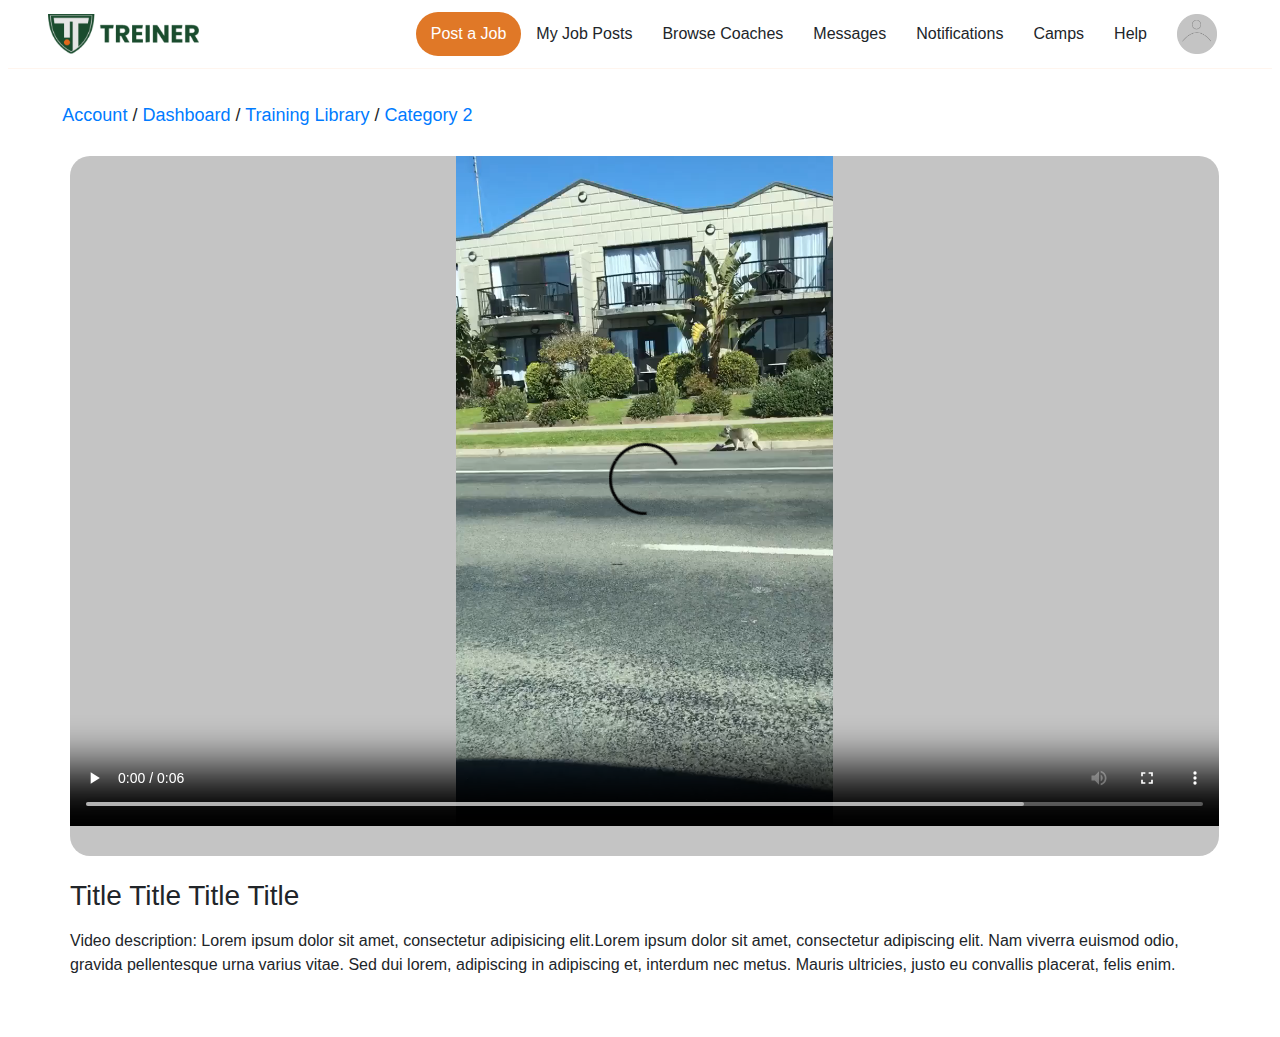
<file: video-page-category2.html>
<!DOCTYPE html>
<html lang="en">
  <head>
    <meta charset="UTF-8" />
    <meta http-equiv="X-UA-Compatible" content="IE=edge" />
    <meta name="viewport" content="width=device-width, initial-scale=1.0" />
    <title>Video page</title>

      <!-- player materials-->
      
      <link rel="stylesheet" href="https://cdnjs.cloudflare.com/ajax/libs/OwlCarousel2/2.3.4/assets/owl.carousel.css" integrity="sha512-UTNP5BXLIptsaj5WdKFrkFov94lDx+eBvbKyoe1YAfjeRPC+gT5kyZ10kOHCfNZqEui1sxmqvodNUx3KbuYI/A==" crossorigin="anonymous" referrerpolicy="no-referrer" />
      <link rel="stylesheet" href="https://cdnjs.cloudflare.com/ajax/libs/OwlCarousel2/2.3.4/assets/owl.theme.default.min.css" integrity="sha512-sMXtMNL1zRzolHYKEujM2AqCLUR9F2C4/05cdbxjjLSRvMQIciEPCQZo++nk7go3BtSuK9kfa/s+a4f4i5pLkw==" crossorigin="anonymous" referrerpolicy="no-referrer" />
    <!-- Poppins Font -->
    <!-- Bootstrap -->
    <link href="https://cdn.jsdelivr.net/npm/bootstrap@5.2.2/dist/css/bootstrap.min.css" rel="stylesheet" integrity="sha384-Zenh87qX5JnK2Jl0vWa8Ck2rdkQ2Bzep5IDxbcnCeuOxjzrPF/et3URy9Bv1WTRi" crossorigin="anonymous">


    <link rel="stylesheet" href="css/rome.css" />

    <!-- Bootstrap CSS -->
    <link rel="stylesheet" href="css/bootstrap.min.css" />
    <link rel="stylesheet" href="css/style.css" />
    

  </head>
<body>
    <div class="header">
        <div class="header-container">
          <div class="logo">
            <img src="./images/treiner-header-logo.png" />
          </div>
          <div class="menus">
            <ul>
              <li class="post-job-btn">Post a Job</li>
              <li>My Job Posts</li>
              <li>Browse Coaches</li>
              <li>Messages</li>
              <li>Notifications</li>
              <li>Camps</li>
              <li>Help</li>
              <li class="profile-picture">
                <img src="./images/profile_prototype.png" />
              </li>
            </ul>
          </div>
        </div>
      </div>

      <div class="training-links">
          <a href="">Account</a> /
          <a href="index.html">Dashboard</a> / 
          <a href="training-library.html">Training Library</a> /
          <a href="category2.html">Category 2</a>

      </div>



      <div class="category-titles">
<!-- Page Content -->
<div class="container">

    <!-- Portfolio Item Row -->
    <div class="row">
  
      <div class="col-lg-13">
        <video  controls loop>
            <source src="images/bear.mp4" type="video/mp4">
          Your browser does not support the video tag.
          </video>      
        </div>
  
      <div class="col-lg-13">
        <h3 class="my-3">Title Title Title Title </h3>
        <p>Video description: Lorem ipsum dolor sit amet, consectetur adipisicing elit.Lorem ipsum dolor sit amet, consectetur adipiscing elit. Nam viverra euismod odio, gravida pellentesque urna varius vitae. Sed dui lorem, adipiscing in adipiscing et, interdum nec metus. Mauris ultricies, justo eu convallis placerat, felis enim.</p>
      </div>
  
    </div>
    </div>

  </div>

      </div>

</body>
</html>
</file>
<file: css/style.css>
* {
  font-family: poppins, sans-serif;
}

body {
  margin: 0 8px;
}

ul {
  margin: 1rem 0;
}

/* Header Section */

.header {
  height: 69px;
  border-bottom: 1px solid seashell;
  display: fixed;
  background-color: #ffffff;
  padding: 0 40px;
}

.header-container {
  height: 100%;
  margin: auto 0;
  display: flex;
  justify-content: space-between;
  align-items: center;
  background-color: #ffffff;
}

.header .logo {
  display: inline-flex;
  align-items: center;
}

.header .logo img {
  height: 40px;
}

.menus {
  display: flex;
  align-items: center;
}

.menus ul {
  display: inline-flex;
  list-style: none;
  align-content: center;
  align-items: center;
}

.menus li {
  padding: 10px 15px;
}

.menus .post-job-btn {
  background: #e07827;
  border-radius: 30px;
  color: #ffffff;
}

.menus .profile-picture img {
  height: 40px;
}

/* Child Section */
.child-section {
  border-radius: 20px;
  background: #006f46;
  color: #ffffff;
  padding: 40px 20px;
  margin-bottom: 10px;
}

.child-container {
  display: grid;
  grid-template-columns: 1fr 5fr 2fr;
  margin-right: 30px;
}

.child-container .icon {
  grid-area: 1 / 1 / span 1 / span 1;
  display: flex;
  align-items: center;
  justify-content: center;
}

.child-container .text {
  grid-area: 1 / 2 / span 1 / span 1;
  padding: auto 0;
}

.child-container .text h1,
p {
  margin: 0;
}

.child-container .options {
  grid-area: 1 / 3 / span 1 / span 1;
  padding: auto 0;
}

/* Profile Section */
.profile-section {
  border-radius: 20px;
  background: #006f46;
  color: #ffffff;
  padding: 40px 20px;
  margin: 10px 0;
}

.profile-container {
  display: grid;
  grid-template-columns: repeat(3, 1fr);
  margin: 0 30px;
  align-items: center;
}

.profile-container .logo {
  display: flex;
}

.profile-container .logo .picture {
  height: 250px;
}

.profile-container .logo .medal {
  position: relative;
  top: 140px;
  left: -110px;
}

.profile-container .logo .medal img {
  position: relative;
  height: 125px;
  text-align: center;
}

.profile-container .logo .medal h4 {
  position: relative;
  width: 100px;
  text-align: center;
  margin: 0 auto;
  top: -110px;
}

.profile-container .logo .medal p {
  position: relative;
  width: 100px;
  text-align: center;
  margin: 0 auto;
  top: -110px;
}

.profile-container .name {
  height: 50%;
  display: flex;
  flex-direction: column;
  justify-content: space-around;
}

.profile-container .stats {
  margin: 10px 0;
}

.profile-container .stats .progress {
  height: 25px;
  border-radius: 20px;
  background: #378060;
}

.profile-container .stats .progress-bar {
  background: white;
}

/* Upcoming Sessions Section */
.upcoming-sessions-section {
  border-radius: 20px;
  background: rgba(55, 128, 96, 0.2);
  color: black;
  padding: 40px 20px;
  margin: 10px 0;
}

.upcoming-sessions-container {
  display: grid;
  grid-template-columns: 8fr 1fr 4fr;
  margin: 0 30px;
  /* align-items: center; */
  align-content: stretch;
  justify-content: center;
}

.upcoming-sessions-container .sessions .heading {
  display: flex;
  align-items: center;
  justify-content: space-between;
}

.upcoming-sessions-container .sessions .heading p {
  text-decoration: underline;
}

table.table-hover > thead > tr > th {
  border-bottom: 2px solid black;
}

table td img {
  width: 30px;
}

/* divider */
.divider-wall {
  width: 0;
  height: 100%;
  margin: 0 auto;
  border-right: 2px solid black;
}

/* Completed Sessions Section */
.completed-sessions-section {
  border-radius: 20px;
  background: rgba(55, 128, 96, 0.2);
  color: black;
  padding: 40px 20px;
  margin: 10px 0;
}

.completed-sessions-section .heading {
  display: flex;
  align-items: center;
  justify-content: space-between;
}

.completed-sessions-section .heading p {
  text-decoration: underline;
}

.underline {
  text-decoration: underline;
}

.text-align-center {
  text-align: center;
}

/** Training Materials **/
.training-materials {
  background-color: #006f46;
  box-sizing: border-box;
  position: relative;
  width: 100%;
  height: 477px;
  left: 0px;
  bottom: 0px;
  border: 1px solid #000000;
  border-radius: 20px;
}

.training-materials-title {
  color: #e5e5e5;
  position: absolute;
  width: 381px;
  height: 59px;
  left: 30px;
  font-style: normal;
  font-size: 40px;
}

.view-all {
  position: absolute;
  width: 103px;
  height: 45px;
  right: 0px;
  top: 9%;
}

.training-category-container {
  position: relative;
  top: 25%;
  margin-left: 2%;
  overflow-x: hidden;
}

/*Slider*/

.slider {
  width: 100%;
  height: 350px;
  position: relative;
  border-radius: 15px;
}

.slide {
  cursor: pointer;
  width: 408px;
  height: 252px;
  position: absolute;
  transition: all 0.5s;
}

.slides-container {
  background-color: gray;
  height: 252px;
  border-radius: 20px;
  width: 408px;
}

.slide img {
  width: 100%;
  height: 100%;
  border-radius: 20px;
  object-fit: cover;
}

.btn {
  position: absolute;
  width: 40px;
  height: 40px;
  padding: 10px;
  border: none;
  z-index: 10px;
  cursor: pointer;
  background-color: #fff;
  font-size: 18px;
}

.btn:active {
  transform: scale(1.1);
}

.btn-next {
  top: 25%;
  right: 1%;
}

.btn-prev {
  top: 25%;
  left: 1%;
}

.category-title {
  font-style: normal;
  font-size: 28px;
  color: #e5e5e5;
  width: 100%;
  position: absolute;
  margin: 3%;
  text-decoration: none;
}

.category-title:hover {
  margin: 3.3%;
}

/** Responsive Training Materials **/
@media only screen and (max-width: 450px) {
  .training-materials-title {
    width: 100%;
    font-size: 24px;
  }

  .view-all {
    top: 3%;
    right: 1%;
    width: 80px;
  }

  .training-category-container {
    top: 15%;
  }
  .slides-container {
    width: 87%;
  }

  .btn-next {
    top: 30%;
    right: 4%;
  }

  .btn-prev {
    top: 30%;
  }

  .category-title {
    font-size: 18px;
    padding: 0;
  }
}

/* Training Library & Category 1 Title - 8 title */

.training-links {
  position: relative;
  left: 4.3%;
  top: 33px;
  width: 100%;

  font-size: 18px;
}

.heading h1 {
  position: relative;
  left: 4.3%;
  top: 45px;
  width: 100%;

  font-weight: 500;
  font-size: 50px;
  line-height: 150%;
  letter-spacing: -0.023em;
  color: #000000;
}

.heading p {
  position: relative;
  width: 100%;
  left: 4.7%;
  top: 42px;
  font-weight: 200;
  font-size: 18px;
  line-height: 150%;
  letter-spacing: -0.023em;
  color: #000000;
}

.category-titles {
  position: relative;
  margin: 60px;
}

.category-titles .box img {
  object-fit: cover;
  border-radius: 30px;
  height: 300px;
  width: 450px;
  padding: 10px;
}

.category-titles video {
  top: 100px;
  width: 1149px;
  border-radius: 20px;
  background-color: #c4c4c4;
  padding-bottom: 30px;
  height: 700px;
}

/*Feedback*/

.main-feedback {
  background: rgba(218, 218, 218, 0.8);
}
.main-feedback .align-middle {
  font-size: 32px;
}

.feedback-flex {
  display: flex;
  justify-content: center;
}

.feedback-chart {
  position: relative;
  right: 50px;
  width: 440px;
  height: 537px;
  background-color: #c4c4c4;
  border-radius: 20px;
  margin: 40px 0;
}

.feedback-chart img {
  object-fit: cover;
  width: 440px;
  height: 537px;
  border-radius: 20px;
}

.feedback-score {
  position: relative;
  right: 50px;
  width: 440px;
  height: 384px;
  background-color: #c4c4c4;
  border-radius: 20px;
  padding: 50px;
}

.feedback-score table th {
  font-size: 28px;
  padding-right: 150px;
}

.feedback-score table td {
  font-size: 22px;
  padding: 15px 0px;
}

.flex2 .box {
  width: 893px;
  margin: 0px 0px 100px 50px;
}

.flex2 .box input,
.flex2 .box textarea {
  background-color: #c4c4c4;
  border-radius: 20px;
  width: 105%;
  height: 190px;
  padding: 10px;
}
.flex2 .box img {
  width: 105%;
  height: 480px;
  object-fit: cover;
  border-radius: 20px;
}
</file>
<file: css/rome.css>
/**
 * rome - Customizable date (and time) picker. Opt-in UI, no jQuery!
 * @version v2.1.22
 * @link https://github.com/bevacqua/rome
 * @license MIT
 */
.rd-container {
  display: none;
  /*border: 1px solid #333;*/
  background-color: #fff;
  padding: 10px;
  text-align: center;
  box-shadow: 0 15px 30px 0 rgba(0,0,0,.2);

}
.rd-container-attachment {
  position: absolute;
}
.rd-month {
  display: inline-block;
  margin-right: 25px;
}
.rd-month:last-child {
  margin-right: 0;
}
.rd-back,
.rd-next {
  cursor: pointer;
  border: none;
  outline: none;
  background: none;
  padding: 0;
  margin: 0;
}
.rd-back[disabled],
.rd-next[disabled] {
  cursor: default;
}
.rd-back {
  float: left;
  margin-left: 10px;
}
.rd-next {
  float: right;
  margin-right: 10px;
}
.rd-back:before {
  display: block;
  content: '\2190';
}
.rd-next:before {
  display: block;
  content: '\2192';
}
.rd-day-body {
  cursor: pointer;
  text-align: center;
  /* new */
  line-height: 0;
  width: 50px!important;
  height: 50px!important;
}
.rd-day-selected,
.rd-time-selected,
.rd-time-option:hover {
  cursor: pointer;
  background-color: #f67280;
  color: #fff;
  /* new */
  border-radius: 50%;
}
.rd-day-prev-month,
.rd-day-next-month {
  color: #ccc;
}
.rd-day-disabled {
  cursor: default;
  color: #fcc;
}
.rd-time {
  position: relative;
  display: inline-block;
  margin-top: 5px;
  min-width: 80px;
}
.rd-time-list {
  display: none;
  position: absolute;
  overflow-y: scroll;
  max-height: 160px;
  left: 0;
  right: 0;
  background-color: #fff;
  color: #333;
}
.rd-time-selected {
  padding: 5px;
}
.rd-time-option {
  padding: 5px;
}
.rd-day-concealed {
  visibility: hidden;
}

.rd-days {
  margin-top: 20px;
}
</file>
